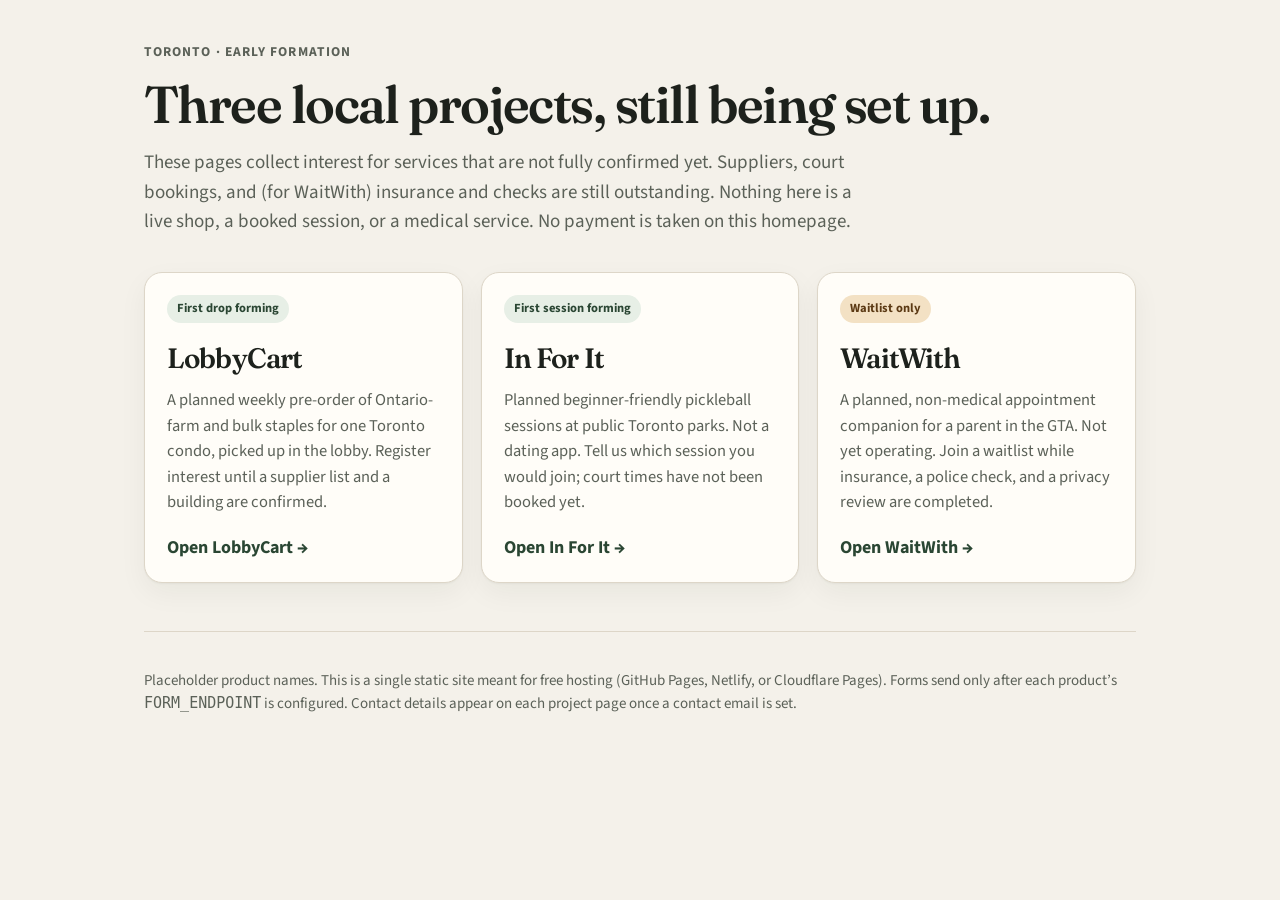
<file: index.html>
<!DOCTYPE html>
<html lang="en">
<head>
  <meta charset="UTF-8" />
  <meta name="viewport" content="width=device-width, initial-scale=1" />
  <title>Three Toronto projects in early formation</title>
  <link rel="preconnect" href="https://fonts.googleapis.com" />
  <link rel="preconnect" href="https://fonts.gstatic.com" crossorigin />
  <link href="https://fonts.googleapis.com/css2?family=Fraunces:opsz,wght@9..144,500;9..144,600;9..144,700&family=Source+Sans+3:wght@400;500;600;700&display=swap" rel="stylesheet" />
  <link rel="stylesheet" href="styles.css" />
</head>
<body>
  <div class="wrap">
    <p class="kicker">Toronto · early formation</p>
    <h1>Three local projects, still being set up.</h1>
    <p class="lede">These pages collect interest for services that are not fully confirmed yet. Suppliers, court bookings, and (for WaitWith) insurance and checks are still outstanding. Nothing here is a live shop, a booked session, or a medical service. No payment is taken on this homepage.</p>
    <div class="grid">
      <a class="card" href="lobbycart/">
        <span class="badge">First drop forming</span>
        <h2>LobbyCart</h2>
        <p>A planned weekly pre-order of Ontario-farm and bulk staples for one Toronto condo, picked up in the lobby. Register interest until a supplier list and a building are confirmed.</p>
        <span class="go">Open LobbyCart →</span>
      </a>
      <a class="card" href="in-for-it/">
        <span class="badge">First session forming</span>
        <h2>In For It</h2>
        <p>Planned beginner-friendly pickleball sessions at public Toronto parks. Not a dating app. Tell us which session you would join; court times have not been booked yet.</p>
        <span class="go">Open In For It →</span>
      </a>
      <a class="card" href="waitwith/">
        <span class="badge wait">Waitlist only</span>
        <h2>WaitWith</h2>
        <p>A planned, non-medical appointment companion for a parent in the GTA. Not yet operating. Join a waitlist while insurance, a police check, and a privacy review are completed.</p>
        <span class="go">Open WaitWith →</span>
      </a>
    </div>
    <footer>
      <p>Placeholder product names. This is a single static site meant for free hosting (GitHub Pages, Netlify, or Cloudflare Pages). Forms send only after each product’s <code>FORM_ENDPOINT</code> is configured. Contact details appear on each project page once a contact email is set.</p>
    </footer>
  </div>
</body>
</html>
</file>
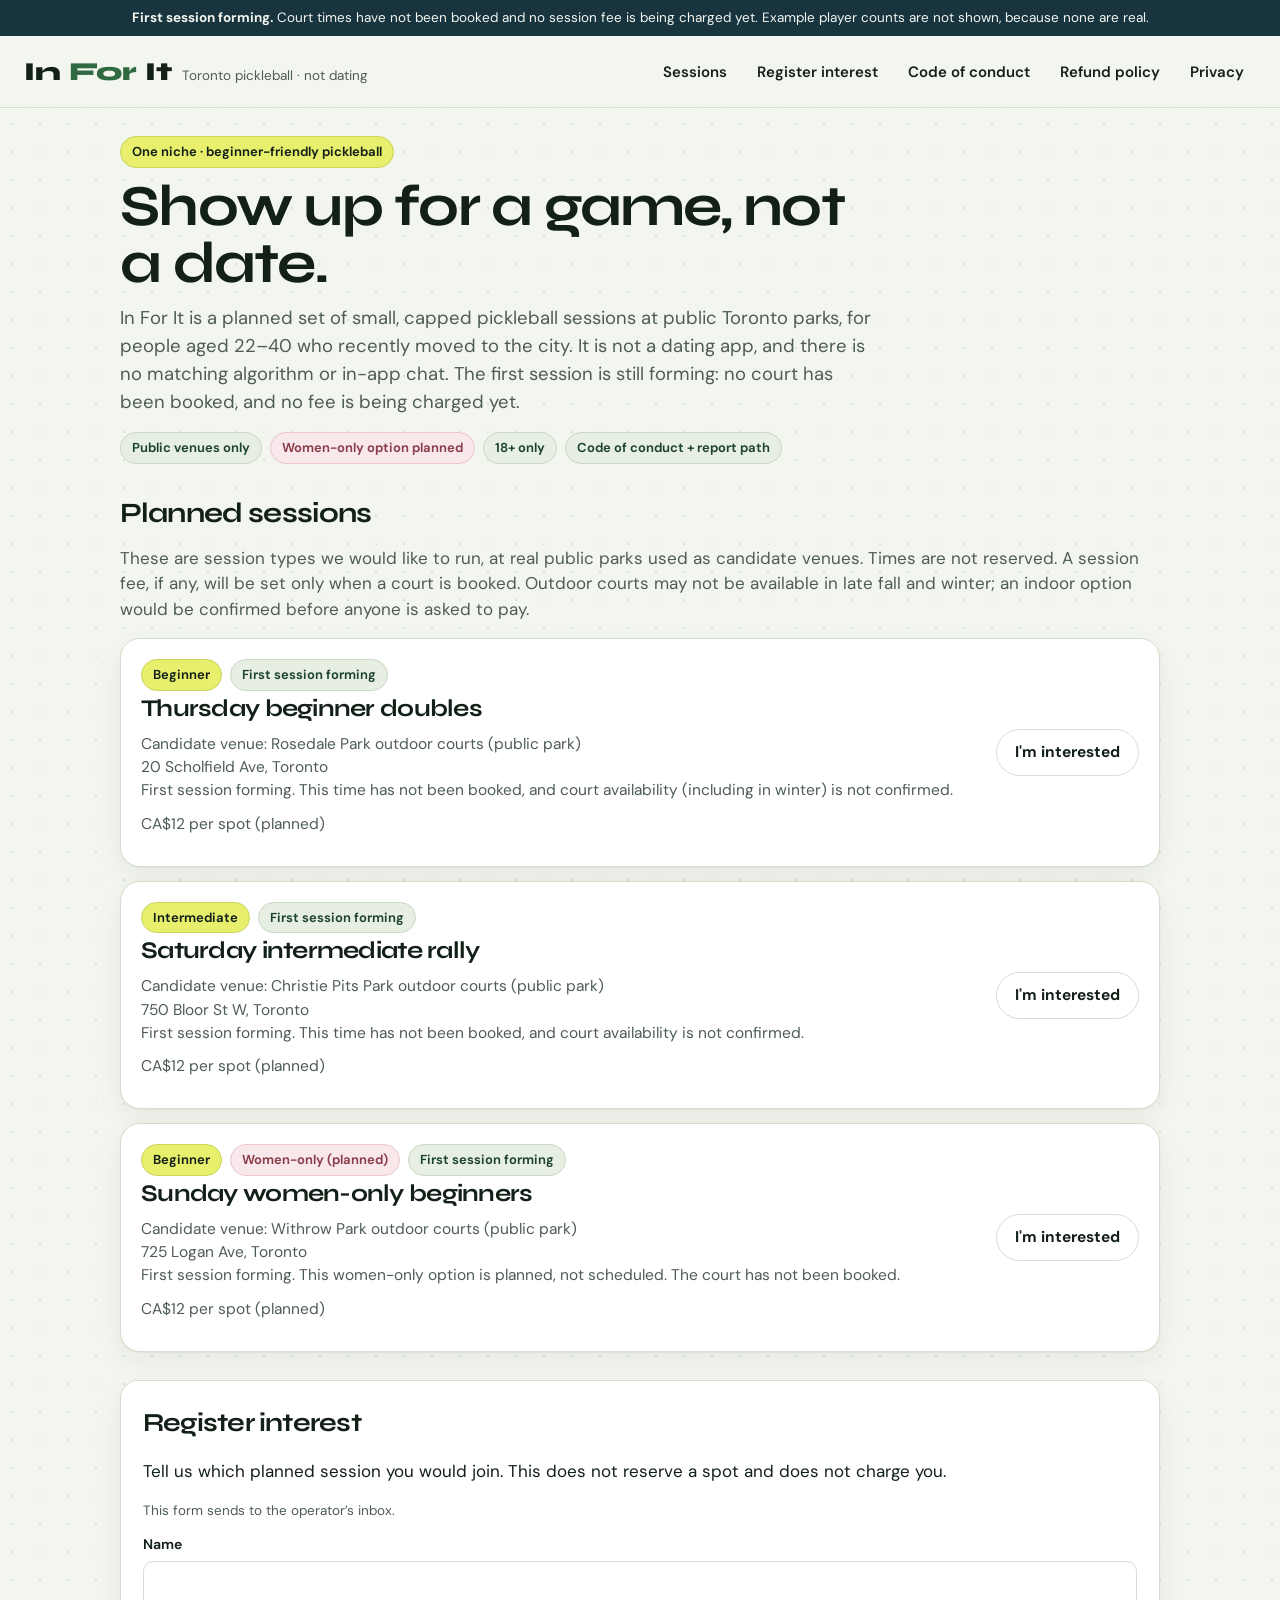
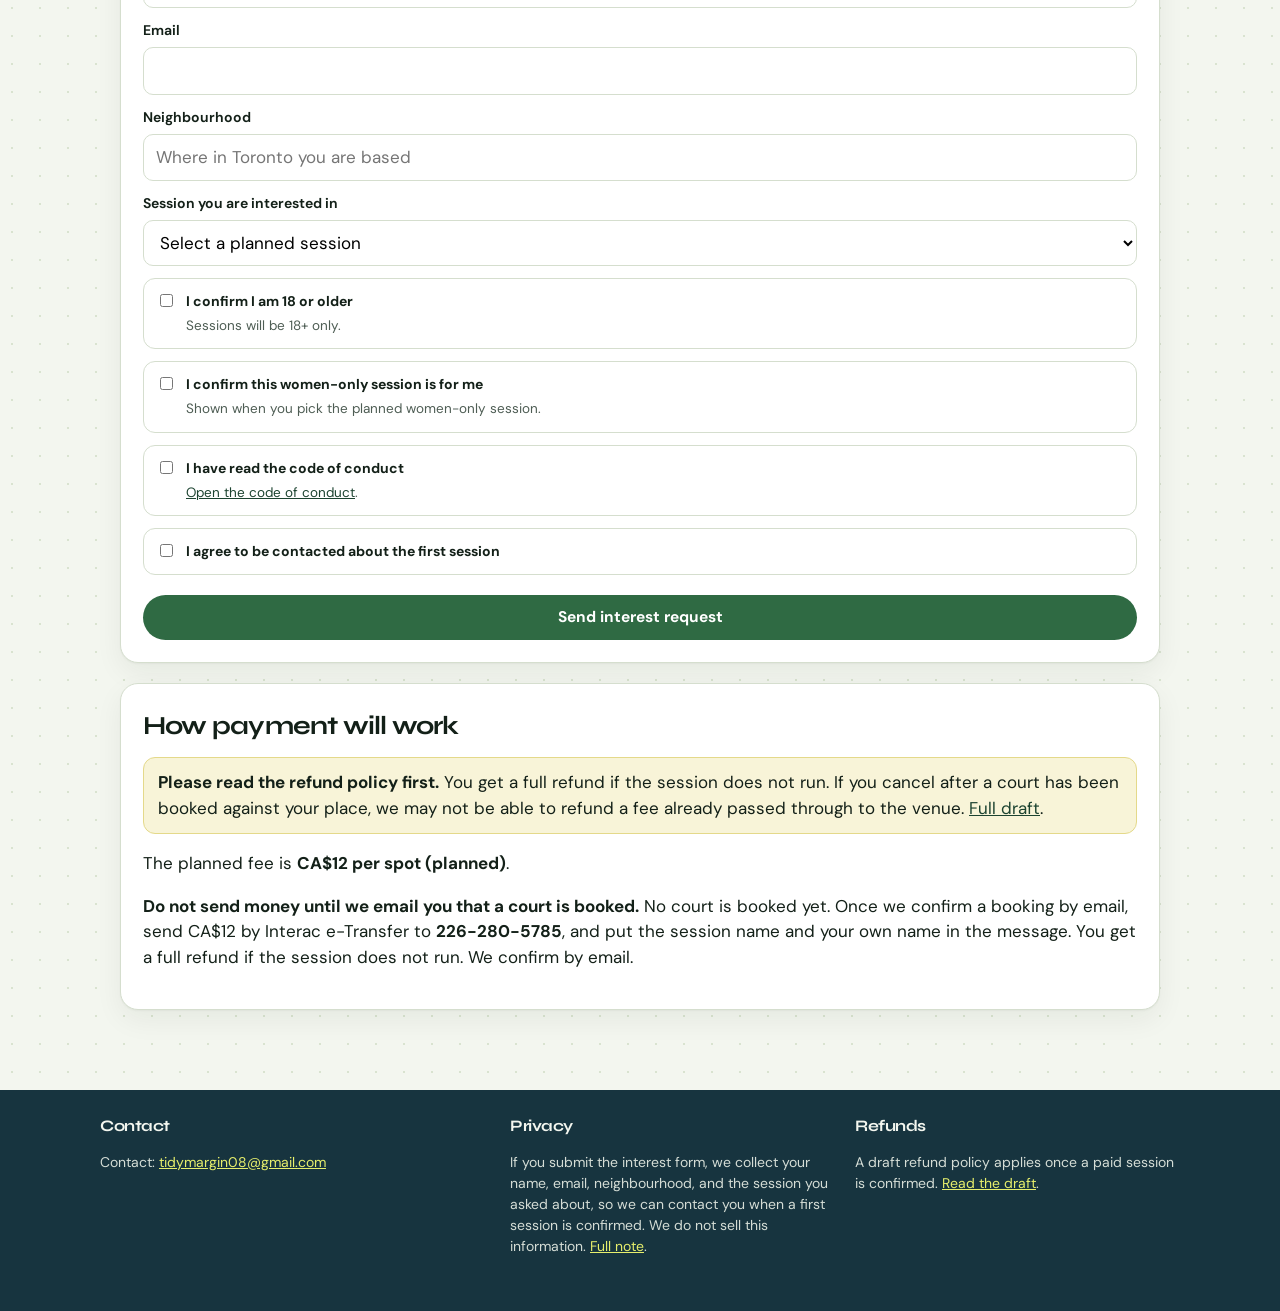
<file: in-for-it/index.html>
<!DOCTYPE html>
<html lang="en">
<head>
  <meta charset="UTF-8" />
  <meta name="viewport" content="width=device-width, initial-scale=1" />
  <title>In For It — first pickleball session forming, Toronto</title>
  <link rel="preconnect" href="https://fonts.googleapis.com" />
  <link rel="preconnect" href="https://fonts.gstatic.com" crossorigin />
  <link href="https://fonts.googleapis.com/css2?family=DM+Sans:ital,opsz,wght@0,9..40,400;0,9..40,500;0,9..40,600;0,9..40,700;1,9..40,400&family=Syne:wght@600;700;800&display=swap" rel="stylesheet" />
  <link rel="stylesheet" href="styles.css" />
</head>
<body>
  <div id="app"></div>
  <script src="app.js"></script>
</body>
</html>
</file>
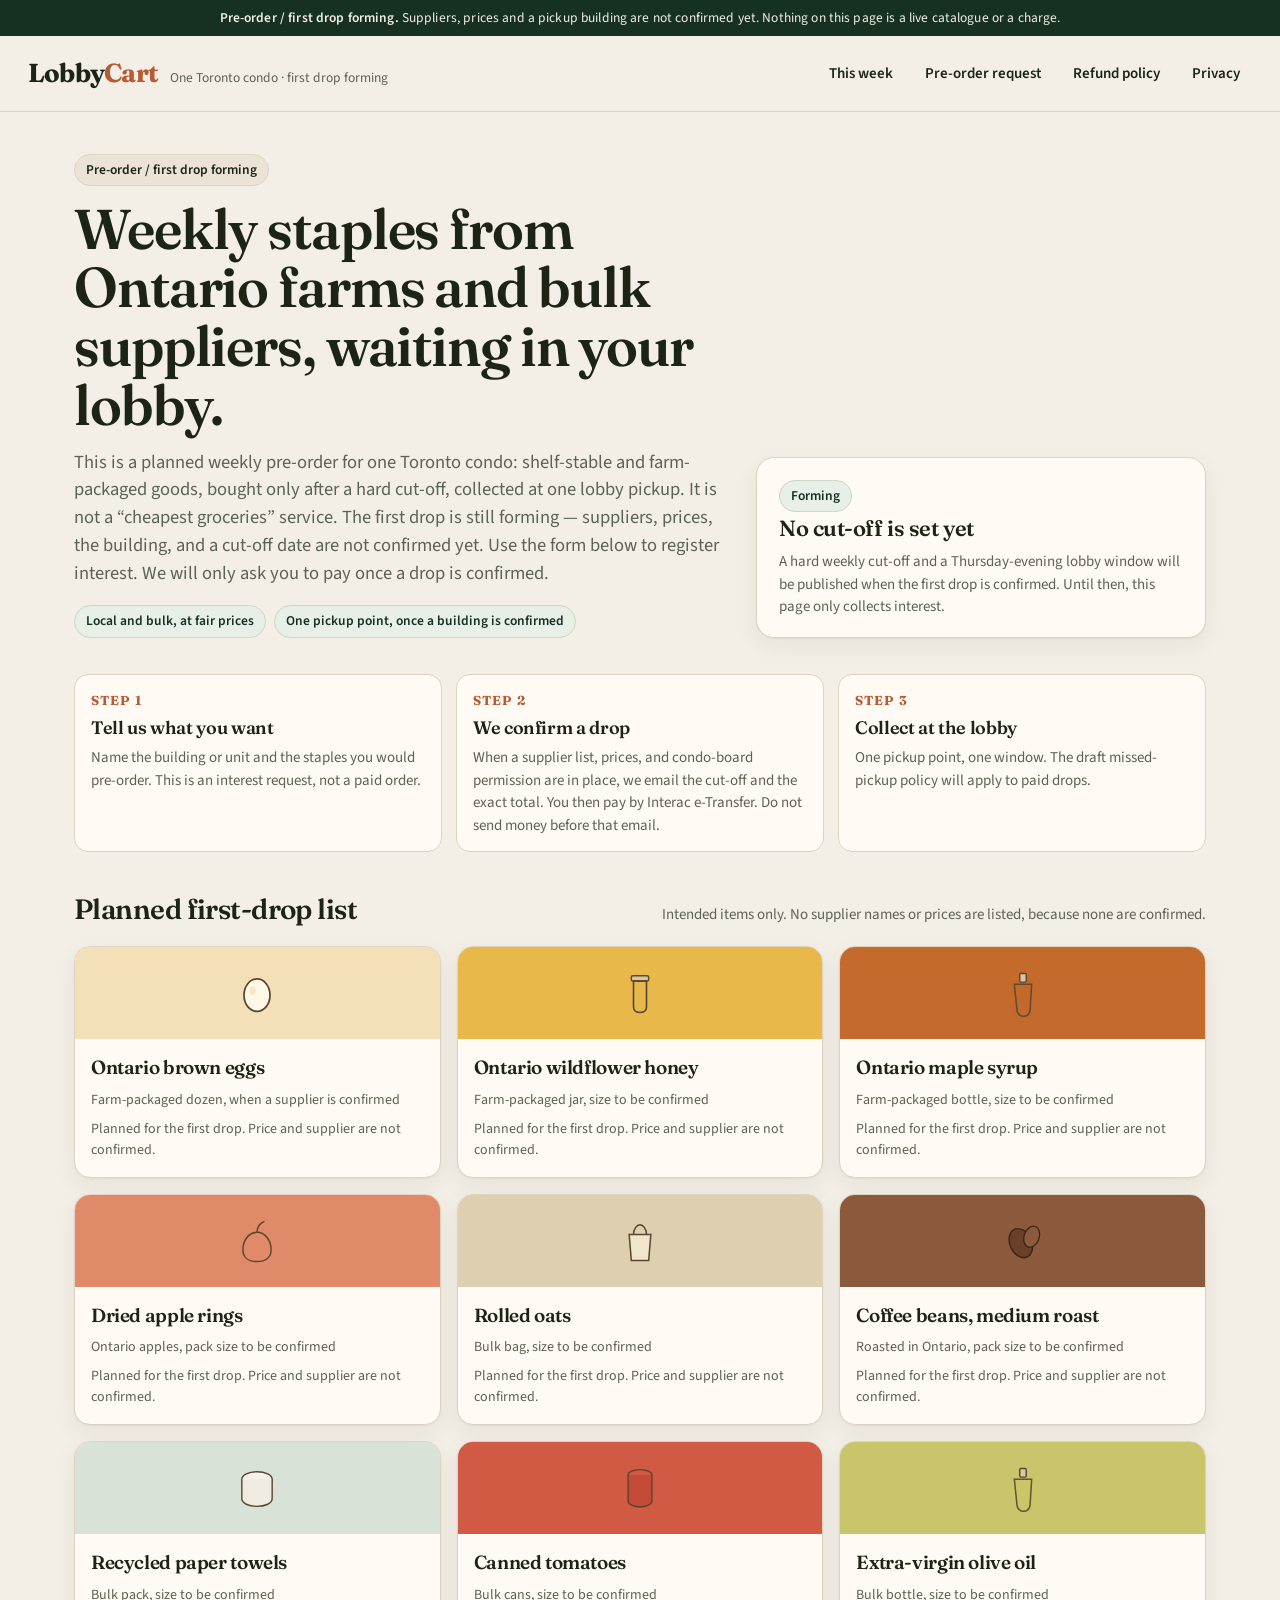
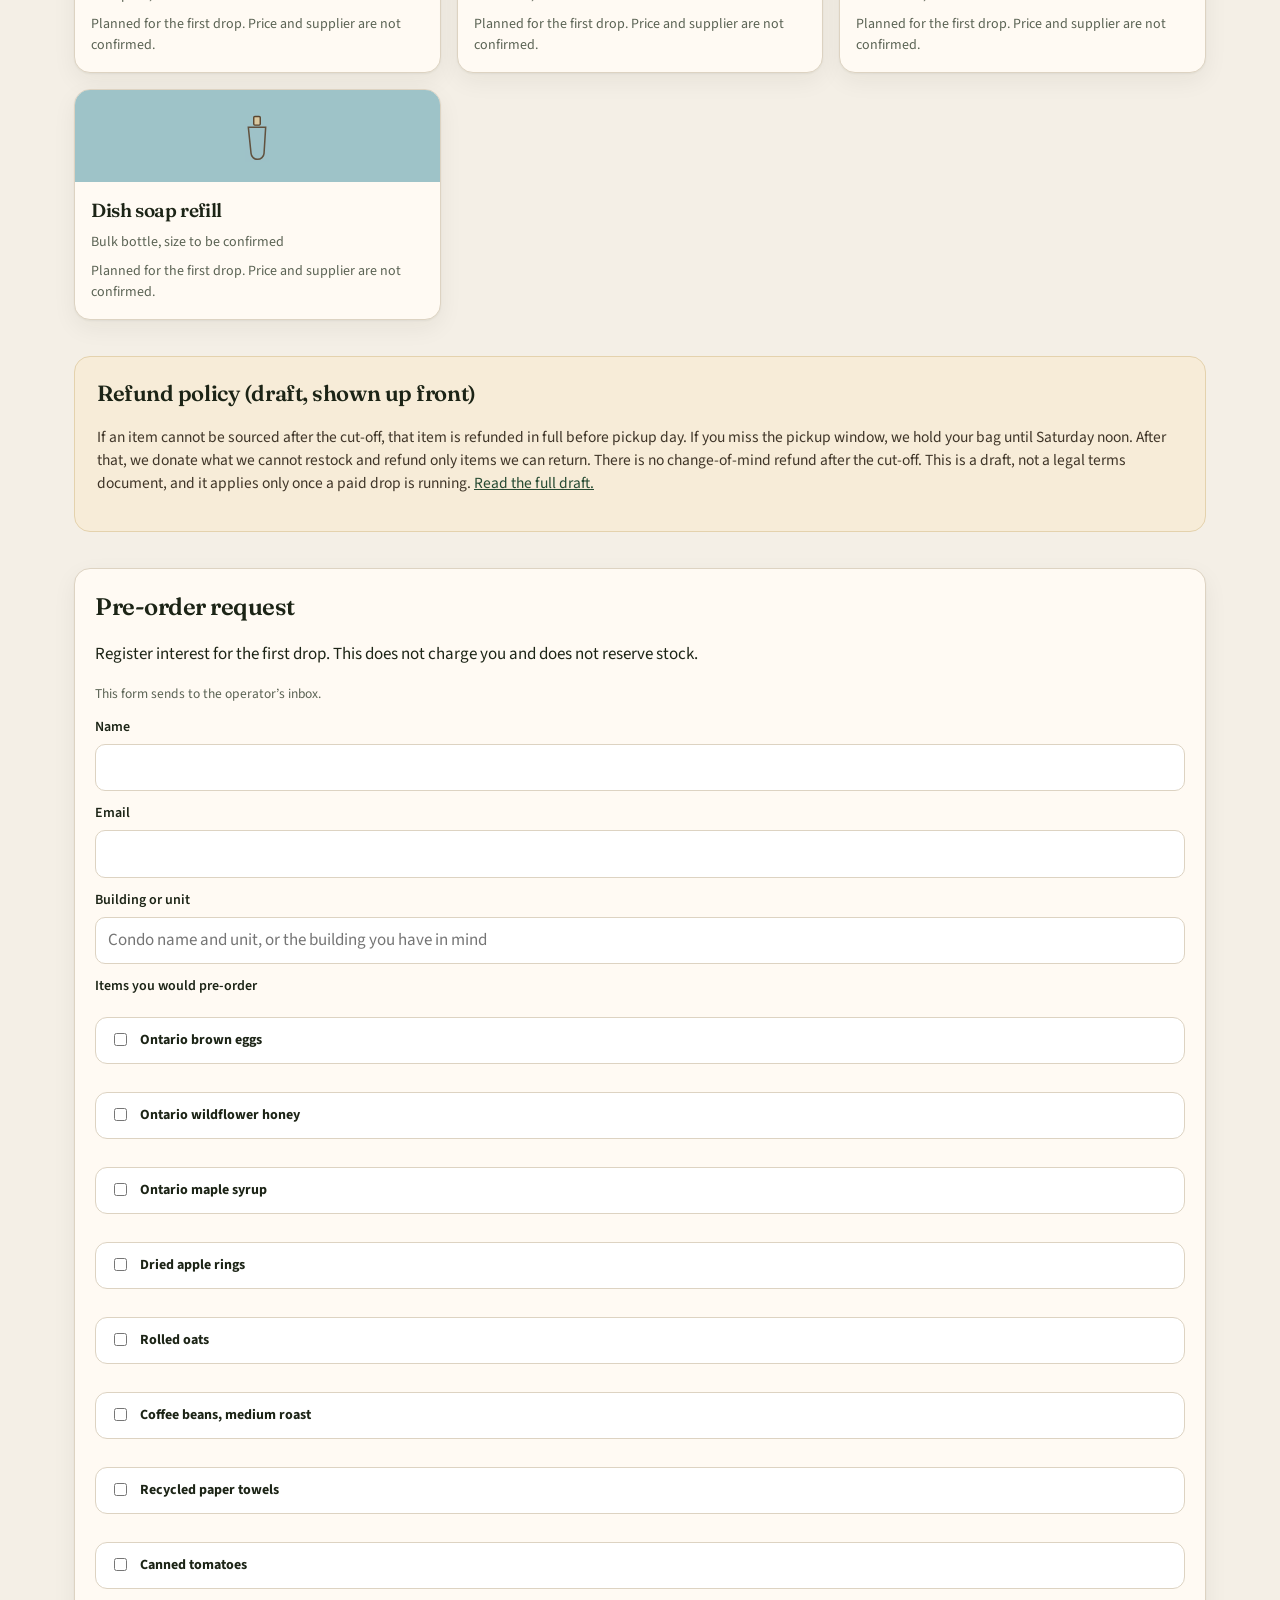
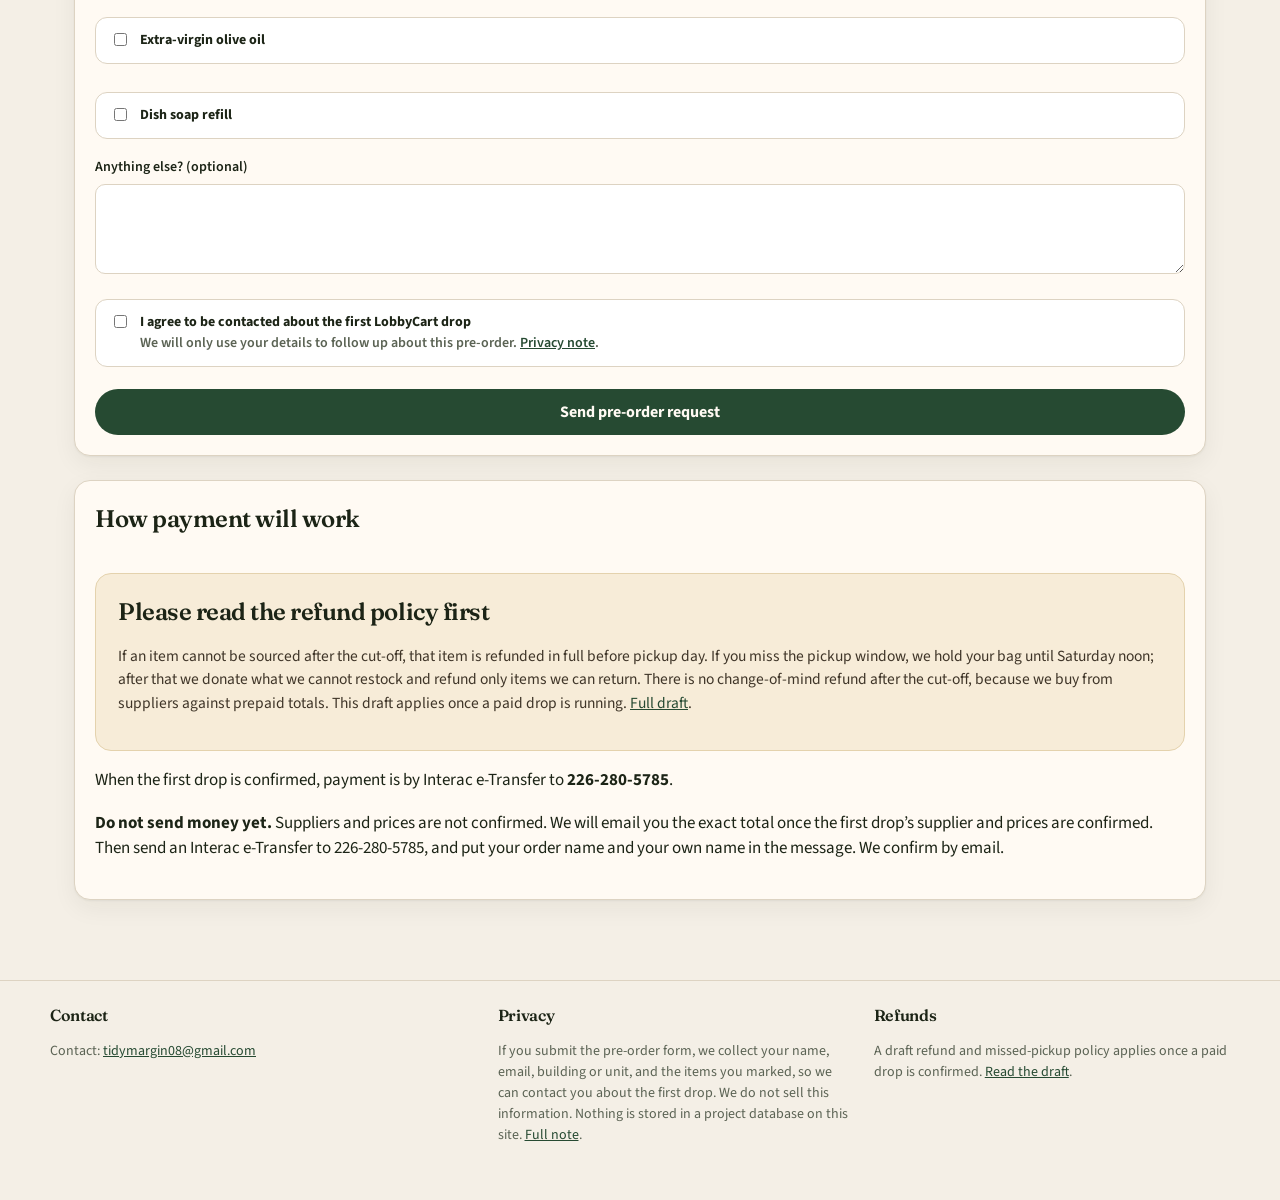
<file: lobbycart/index.html>
<!DOCTYPE html>
<html lang="en">
<head>
  <meta charset="UTF-8" />
  <meta name="viewport" content="width=device-width, initial-scale=1" />
  <title>LobbyCart — first drop forming, Toronto condo staples</title>
  <link rel="preconnect" href="https://fonts.googleapis.com" />
  <link rel="preconnect" href="https://fonts.gstatic.com" crossorigin />
  <link href="https://fonts.googleapis.com/css2?family=Fraunces:opsz,wght@9..144,500;9..144,600;9..144,700&family=Source+Sans+3:ital,wght@0,400;0,500;0,600;0,700;1,400&display=swap" rel="stylesheet" />
  <link rel="stylesheet" href="styles.css" />
</head>
<body>
  <div id="app"></div>
  <script src="app.js"></script>
</body>
</html>
</file>
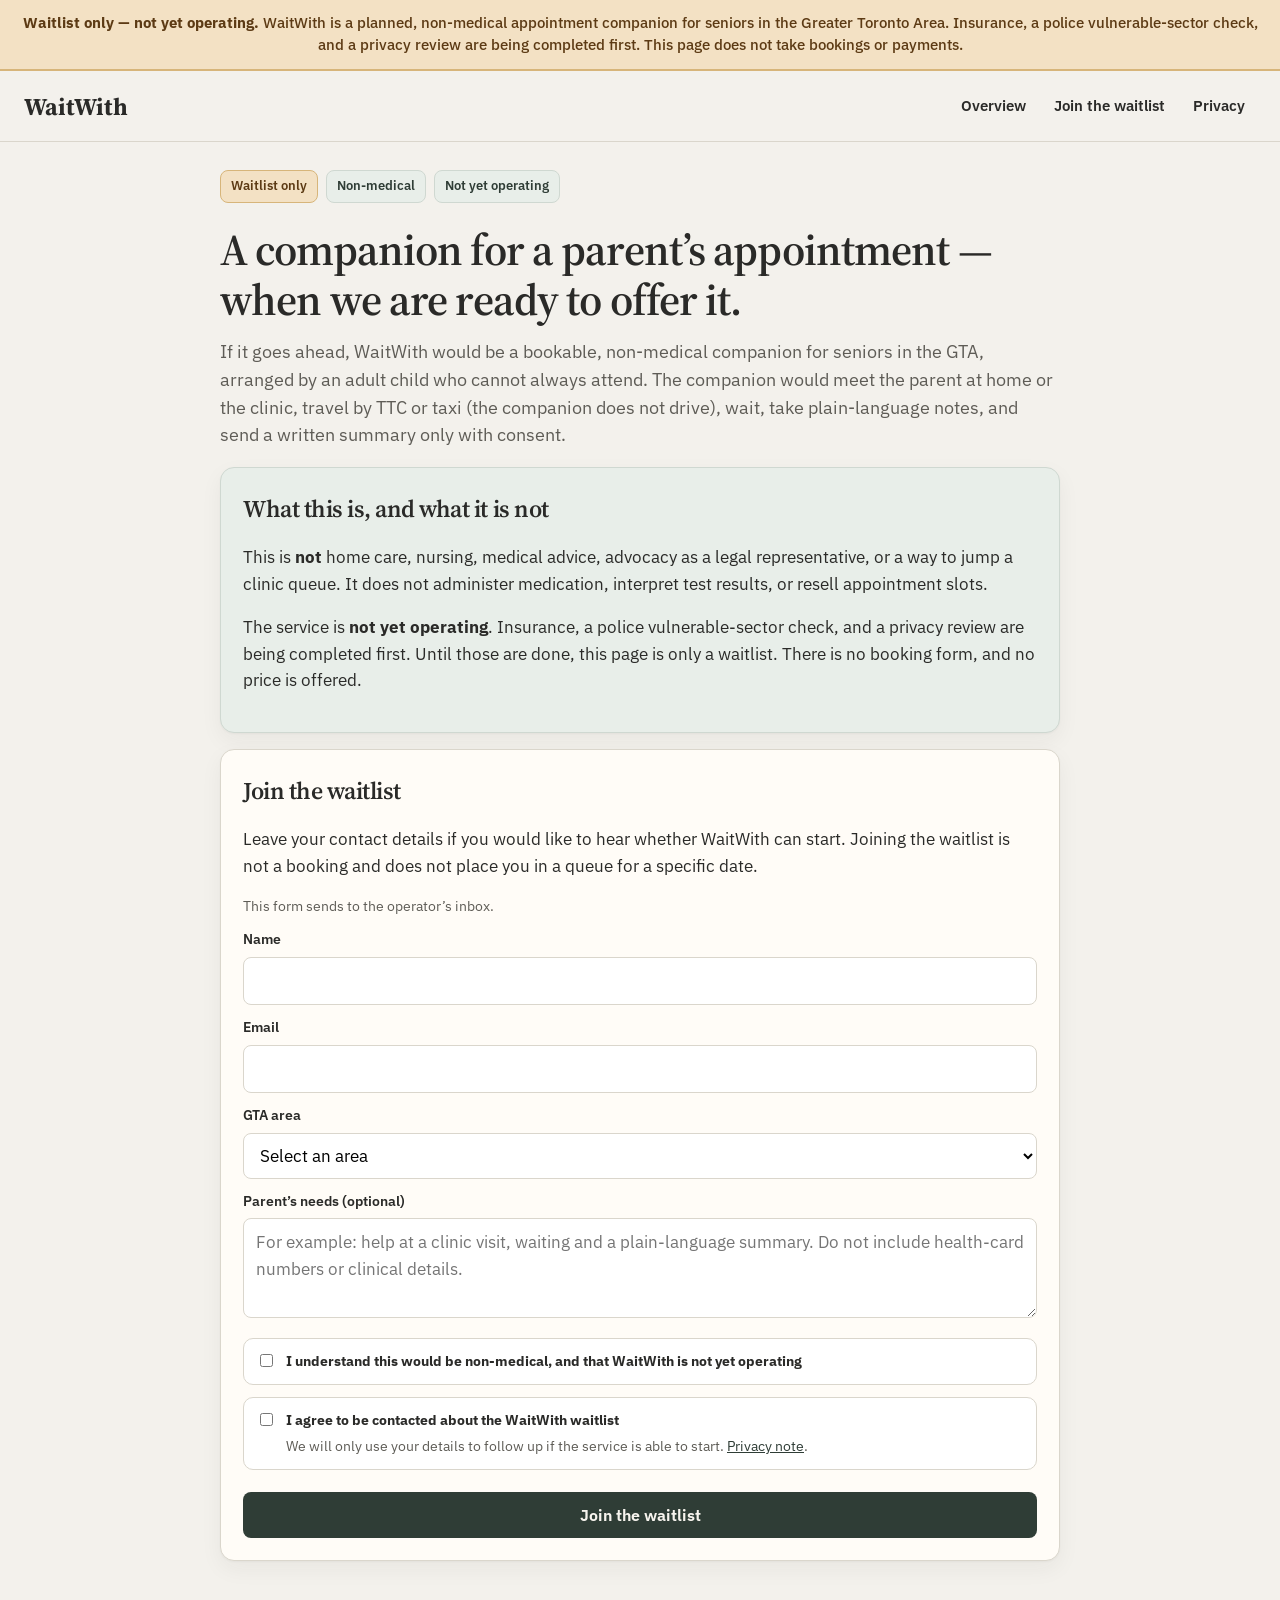
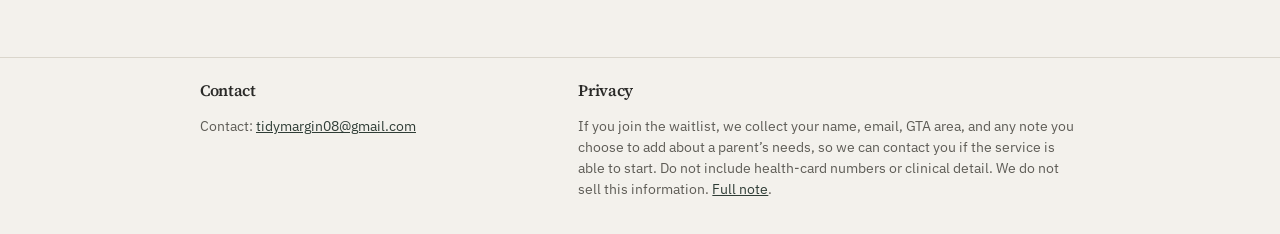
<file: waitwith/index.html>
<!DOCTYPE html>
<html lang="en">
<head>
  <meta charset="UTF-8" />
  <meta name="viewport" content="width=device-width, initial-scale=1" />
  <title>WaitWith — waitlist for a non-medical appointment companion, GTA</title>
  <link rel="preconnect" href="https://fonts.googleapis.com" />
  <link rel="preconnect" href="https://fonts.gstatic.com" crossorigin />
  <link href="https://fonts.googleapis.com/css2?family=IBM+Plex+Sans:ital,wght@0,400;0,500;0,600;1,400&family=Source+Serif+4:opsz,wght@8..60,500;8..60,600;8..60,700&display=swap" rel="stylesheet" />
  <link rel="stylesheet" href="styles.css" />
</head>
<body>
  <div id="app"></div>
  <script src="app.js"></script>
</body>
</html>
</file>
<file: styles.css>
:root {
  --bg: #f4f1ea;
  --ink: #1d211c;
  --muted: #5b6158;
  --line: #ddd6c8;
  --card: #fffdf8;
  --forest: #2a4633;
  --clay: #b85a32;
  --navy: #17343f;
  --serif: "Fraunces", "Iowan Old Style", Palatino, serif;
  --sans: "Source Sans 3", "Segoe UI", system-ui, sans-serif;
}
* { box-sizing: border-box; }
html, body { margin: 0; padding: 0; }
body {
  background: var(--bg);
  color: var(--ink);
  font-family: var(--sans);
  font-size: 18px;
  line-height: 1.55;
  min-height: 100vh;
}
h1, h2 { font-family: var(--serif); font-weight: 600; letter-spacing: -0.03em; }
a { color: var(--forest); }
.wrap { max-width: 1040px; margin: 0 auto; padding: 28px 24px 80px; }
.kicker { font-size: 13.5px; letter-spacing: 0.08em; text-transform: uppercase; color: var(--muted); font-weight: 700; }
h1 { font-size: clamp(34px, 5vw, 52px); line-height: 1.08; margin: 10px 0 16px; }
.lede { font-size: 19px; color: var(--muted); max-width: 38em; margin: 0 0 36px; }
.grid { display: grid; grid-template-columns: repeat(3, 1fr); gap: 18px; }
.card {
  background: var(--card);
  border: 1px solid var(--line);
  border-radius: 18px;
  padding: 22px 22px 20px;
  text-decoration: none;
  color: inherit;
  display: flex;
  flex-direction: column;
  min-height: 280px;
  box-shadow: 0 1px 2px rgba(29,33,28,.04), 0 10px 28px rgba(29,33,28,.05);
}
.card:hover { border-color: #c9c0ae; }
.badge {
  display: inline-block;
  align-self: flex-start;
  font-size: 12.5px;
  font-weight: 700;
  padding: 4px 10px;
  border-radius: 999px;
  background: #e7efe6;
  color: var(--forest);
  margin-bottom: 14px;
}
.badge.wait { background: #f3e1c4; color: #5c3a14; }
.card h2 { margin: 0 0 8px; font-size: 28px; }
.card p { margin: 0; color: var(--muted); flex: 1; font-size: 16.5px; }
.card .go { margin-top: 18px; font-weight: 700; color: var(--forest); }
footer {
  margin-top: 48px;
  padding-top: 22px;
  border-top: 1px solid var(--line);
  color: var(--muted);
  font-size: 15px;
}
@media (max-width: 800px) {
  .grid { grid-template-columns: 1fr; }
  .wrap { padding: 20px 16px 64px; }
}
</file>
<file: in-for-it/styles.css>
/* In For It — local demo. Court-sport energy, not a dating app. */
:root {
  --bg: #f3f6ef;
  --ink: #132018;
  --muted: #4e5d54;
  --line: #d5dece;
  --card: #ffffff;
  --court: #2f6a43;
  --court-dark: #1c4330;
  --ball: #e7ef6c;
  --navy: #17343f;
  --rose: #8a3d4a;
  --rose-soft: #f8e8eb;
  --shadow: 0 1px 2px rgba(19,32,24,.04), 0 10px 28px rgba(19,32,24,.06);
  --display: "Syne", "Trebuchet MS", "Segoe UI", sans-serif;
  --sans: "DM Sans", "Segoe UI", system-ui, sans-serif;
}
* { box-sizing: border-box; }
html, body { margin: 0; padding: 0; }
body {
  background:
    radial-gradient(circle at 12px 12px, #d9e3d0 1.2px, transparent 1.3px) 0 0 / 28px 28px,
    var(--bg);
  color: var(--ink);
  font-family: var(--sans);
  font-size: 17px;
  line-height: 1.5;
  min-height: 100vh;
}
h1, h2, h3, .display { font-family: var(--display); letter-spacing: -0.03em; font-weight: 700; }
a { color: var(--court-dark); }
button, input, select, textarea { font: inherit; }
button { cursor: pointer; }

.demo-banner {
  background: var(--navy);
  color: #f3f6ef;
  text-align: center;
  font-size: 13.5px;
  padding: 8px 16px;
}
header.app-header {
  display: flex;
  justify-content: space-between;
  align-items: center;
  gap: 16px;
  padding: 16px 24px;
  background: rgba(243,246,239,.92);
  backdrop-filter: blur(8px);
  position: sticky;
  top: 0;
  z-index: 20;
  border-bottom: 1px solid var(--line);
}
.brand { text-decoration: none; color: inherit; display: flex; align-items: baseline; gap: 10px; }
.brand strong { font-family: var(--display); font-size: 26px; font-weight: 800; white-space: nowrap; }
.brand strong em { font-style: normal; color: var(--court); }
.brand span { color: var(--muted); font-size: 13.5px; }
nav { display: flex; gap: 6px; flex-wrap: wrap; }
nav a, .text-btn {
  text-decoration: none; color: var(--ink); font-weight: 600; font-size: 15px;
  padding: 8px 12px; border-radius: 999px; border: 0; background: transparent;
}
nav a:hover { background: #e4ecdd; }
.chip-dark { background: var(--ink) !important; color: #fff !important; }

main { max-width: 1080px; margin: 0 auto; padding: 28px 20px 80px; }

.hero { max-width: 760px; margin-bottom: 28px; }
.hero h1 { font-size: clamp(34px, 6vw, 58px); line-height: 0.98; margin: 10px 0 14px; }
.lede { font-size: 18.5px; color: var(--muted); margin: 0 0 16px; }
.pills { display: flex; flex-wrap: wrap; gap: 8px; }
.pill {
  display: inline-flex; align-items: center; gap: 6px;
  border-radius: 999px; padding: 5px 11px; font-size: 13px; font-weight: 650;
  background: #e7efe3; color: var(--court-dark); border: 1px solid #c9d8c4;
}
.pill.ball { background: var(--ball); border-color: #c9d45a; color: var(--ink); }
.pill.women { background: var(--rose-soft); color: var(--rose); border-color: #ecc5cc; }
.pill.full { background: #eee; color: #555; border-color: #ddd; }
.pill.ok { background: #e7efe3; }

.sessions { display: grid; gap: 14px; }
.session {
  background: var(--card);
  border: 1px solid var(--line);
  border-radius: 20px;
  padding: 20px;
  box-shadow: var(--shadow);
  display: grid;
  grid-template-columns: 1fr auto;
  gap: 16px;
  align-items: center;
}
.session h3 { margin: 0 0 6px; font-size: 24px; }
.session .meta { color: var(--muted); margin: 0 0 10px; font-size: 15.5px; }
.spots { display: flex; gap: 5px; flex-wrap: wrap; align-items: center; }
.dot {
  width: 12px; height: 12px; border-radius: 50%;
  border: 2px solid var(--court);
  background: transparent;
}
.dot.filled { background: var(--court); }
.dot.women { border-color: var(--rose); }
.dot.women.filled { background: var(--rose); }
.spot-label { font-size: 13.5px; font-weight: 600; color: var(--muted); margin-left: 6px; }

.btn {
  display: inline-flex; align-items: center; justify-content: center;
  background: var(--court); color: #fff; border: 0; border-radius: 999px;
  padding: 11px 18px; font-weight: 700; font-size: 15.5px; text-decoration: none;
}
.btn:hover { background: var(--court-dark); }
.btn:disabled, .btn.full { background: #9aa898; color: #fff; cursor: not-allowed; }
.btn.secondary { background: transparent; color: var(--ink); border: 1.5px solid var(--line); }
.btn.secondary:hover { background: #eef3ea; }
.btn.block { width: 100%; margin-top: 14px; }
.btn.navy { background: var(--navy); }

.card {
  background: var(--card); border: 1px solid var(--line); border-radius: 18px;
  padding: 22px; box-shadow: var(--shadow);
}
.card h2 { margin: 0 0 12px; font-size: 26px; }
label { display: block; font-weight: 650; font-size: 14px; margin: 12px 0 6px; }
input[type="text"], input[type="email"], input[type="tel"], select, textarea {
  width: 100%; border: 1px solid var(--line); border-radius: 10px; padding: 10px 12px; background: #fff;
}
textarea { min-height: 90px; resize: vertical; }
.hint { color: var(--muted); font-size: 13.5px; margin: 6px 0 0; font-weight: 400; }
.check {
  display: grid; grid-template-columns: auto 1fr; gap: 10px; align-items: start;
  border: 1px solid var(--line); border-radius: 12px; padding: 12px; margin-top: 12px; background: #fff;
}
.check strong { display: block; }
.check .hint { display: block; margin-top: 4px; }
.layout-2 { display: grid; grid-template-columns: 1.1fr .9fr; gap: 20px; align-items: start; }
.flash { border-radius: 12px; padding: 12px 14px; margin: 0 0 16px; }
.flash.ok { background: #e7efe3; border: 1px solid #c9d8c4; }
.flash.warn { background: #f8f4d8; border: 1px solid #e4d98a; }
.flash.bad { background: var(--rose-soft); border: 1px solid #ecc5cc; color: var(--rose); }

table { width: 100%; border-collapse: collapse; font-size: 14.5px; background: #fff; border: 1px solid var(--line); border-radius: 12px; overflow: hidden; }
th, td { text-align: left; padding: 9px 11px; border-bottom: 1px solid var(--line); vertical-align: top; }
th { background: #eef3ea; font-size: 12px; letter-spacing: .04em; text-transform: uppercase; color: var(--muted); }
.admin-bar { display: flex; flex-wrap: wrap; gap: 8px; margin: 0 0 18px; }
.kpis { display: grid; grid-template-columns: repeat(3, 1fr); gap: 12px; margin-bottom: 20px; }
.kpi { background: var(--card); border: 1px solid var(--line); border-radius: 14px; padding: 14px; box-shadow: var(--shadow); }
.kpi .lbl { color: var(--muted); font-size: 12px; font-weight: 700; letter-spacing: .05em; text-transform: uppercase; }
.kpi .val { font-family: var(--display); font-size: 30px; margin-top: 4px; }

.coc { background: #fff; border: 1px solid var(--line); border-radius: 16px; padding: 20px; }
.coc h2 { margin-top: 0; }
footer {
  background: var(--navy); color: #d5ddd6; padding: 24px 20px 40px; font-size: 14px;
}
footer a { color: var(--ball); }
footer .inner { max-width: 1080px; margin: 0 auto; display: flex; justify-content: space-between; gap: 16px; flex-wrap: wrap; }

@media (max-width: 800px) {
  .session, .layout-2, .kpis { grid-template-columns: 1fr; }
  .brand span { display: none; }
  header.app-header { padding: 12px 14px; flex-wrap: wrap; }
  nav { width: 100%; }
}


/* Publish-ready additions */
.form-status, .notice { border-radius: 12px; padding: 12px 14px; margin: 12px 0 0; }
.form-status.warn, .notice.warn { background: #f8f4d8; border: 1px solid #e4d98a; }
.form-status.ok, .notice.ok { background: #e7efe3; border: 1px solid #c9d8c4; }
.form-status.bad { background: var(--rose-soft); border: 1px solid #ecc5cc; color: var(--rose); }
.admin-flag { background: #f8f4d8; color: #5c4a10; border-bottom: 1px solid #e4d98a; text-align: center; font-size: 14px; padding: 8px 16px; }
footer .inner { display: grid; grid-template-columns: 1.2fr 1fr 1fr; gap: 20px; align-items: start; }
footer h3 { color: #f3f6ef; font-family: var(--display); font-size: 16px; margin: 0 0 6px; }
@media (max-width: 800px) {
  footer .inner { grid-template-columns: 1fr; }
}


/* Honeypot field: hidden from visitors, present for FormSubmit. */
.hp {
  position: absolute !important;
  left: -10000px !important;
  width: 1px !important;
  height: 1px !important;
  overflow: hidden !important;
}
</file>
<file: lobbycart/styles.css>
/* LobbyCart — local demo. Warm farm-stand + condo lobby. */
:root {
  --paper: #f4efe6;
  --paper-2: #ebe4d6;
  --card: #fffaf3;
  --ink: #1c2416;
  --muted: #5b6354;
  --line: #ddd3c2;
  --forest: #264a32;
  --forest-dark: #163022;
  --forest-soft: #e7efe6;
  --clay: #b85a32;
  --clay-soft: #f8e6dc;
  --gold: #c4923a;
  --good: #2a6b3f;
  --warn: #8a4b12;
  --warn-bg: #f7ecd8;
  --shadow: 0 1px 2px rgba(28, 36, 22, 0.05), 0 8px 24px rgba(28, 36, 22, 0.06);
  --serif: "Fraunces", "Iowan Old Style", "Palatino Linotype", Palatino, serif;
  --sans: "Source Sans 3", "Source Sans Pro", "Segoe UI", system-ui, sans-serif;
}

* { box-sizing: border-box; }
html, body { margin: 0; padding: 0; }
body {
  background: var(--paper);
  color: var(--ink);
  font-family: var(--sans);
  font-size: 17px;
  line-height: 1.5;
  min-height: 100vh;
}
img, svg { display: block; max-width: 100%; }
button, input, select, textarea { font: inherit; }
button { cursor: pointer; }
a { color: var(--forest); }
h1, h2, h3, .serif { font-family: var(--serif); font-weight: 600; letter-spacing: -0.02em; }

.demo-banner {
  background: var(--forest-dark);
  color: #f4efe6;
  font-size: 13.5px;
  letter-spacing: 0.01em;
  padding: 8px 20px;
  text-align: center;
}
.demo-banner strong { font-weight: 600; }

header.app-header {
  display: flex;
  align-items: center;
  justify-content: space-between;
  gap: 16px;
  padding: 18px 28px;
  border-bottom: 1px solid var(--line);
  background: var(--paper);
  position: sticky;
  top: 0;
  z-index: 20;
}
.brand {
  display: flex;
  align-items: baseline;
  gap: 12px;
  text-decoration: none;
  color: inherit;
}
.brand-mark {
  font-family: var(--serif);
  font-weight: 700;
  font-size: 26px;
  letter-spacing: -0.03em;
  white-space: nowrap;
}
.brand-mark span { color: var(--clay); }
.brand-sub { color: var(--muted); font-size: 13.5px; }
nav.header-nav { display: flex; align-items: center; gap: 8px; flex-wrap: wrap; }
nav.header-nav a, .text-btn {
  color: var(--ink);
  text-decoration: none;
  font-weight: 600;
  font-size: 15px;
  padding: 8px 12px;
  border-radius: 999px;
  background: transparent;
  border: 0;
}
nav.header-nav a:hover, .text-btn:hover { background: var(--paper-2); }
.cart-btn {
  background: var(--forest) !important;
  color: #fffaf3 !important;
  padding: 8px 14px !important;
}
.cart-btn[data-count]::after {
  content: attr(data-count);
  margin-left: 8px;
  background: #fffaf3;
  color: var(--forest);
  border-radius: 99px;
  padding: 0 7px;
  font-size: 13px;
  font-weight: 700;
}

main { max-width: 1180px; margin: 0 auto; padding: 28px 24px 80px; }

.hero {
  display: grid;
  grid-template-columns: 1.3fr 0.9fr;
  gap: 32px;
  align-items: end;
  margin-bottom: 36px;
}
.hero h1 {
  font-size: clamp(34px, 5vw, 56px);
  line-height: 1.05;
  margin: 0 0 14px;
}
.lede { font-size: 18.5px; color: var(--muted); margin: 0 0 18px; max-width: 38em; }
.meta-row { display: flex; flex-wrap: wrap; gap: 8px; }

.pill {
  display: inline-flex;
  align-items: center;
  gap: 6px;
  border-radius: 999px;
  padding: 5px 11px;
  font-size: 13.5px;
  font-weight: 600;
  background: var(--forest-soft);
  color: var(--forest-dark);
  border: 1px solid #c9d8c8;
}
.pill.open { background: var(--forest-soft); }
.pill.closed { background: var(--clay-soft); color: #6e2e16; border-color: #efc9b6; }
.pill.neutral { background: var(--paper-2); color: var(--ink); border-color: var(--line); }

.status-card {
  background: var(--card);
  border: 1px solid var(--line);
  border-radius: 18px;
  padding: 22px 22px 18px;
  box-shadow: var(--shadow);
}
.status-card h2 { margin: 0 0 6px; font-size: 22px; }
.status-card .clock {
  font-family: var(--serif);
  font-size: 32px;
  font-variant-numeric: tabular-nums;
  margin: 8px 0 4px;
}
.status-card .clock.closed { color: var(--clay); }
.status-card p { margin: 0; color: var(--muted); font-size: 15px; }
.steps { display: grid; grid-template-columns: repeat(3, 1fr); gap: 14px; margin: 8px 0 36px; }
.step {
  background: var(--card);
  border: 1px solid var(--line);
  border-radius: 14px;
  padding: 16px 16px 14px;
}
.step .n {
  font-family: var(--serif);
  color: var(--clay);
  font-weight: 700;
  font-size: 13px;
  letter-spacing: 0.08em;
  text-transform: uppercase;
}
.step h3 { margin: 4px 0 6px; font-size: 18px; }
.step p { margin: 0; color: var(--muted); font-size: 15px; }

.section-head {
  display: flex;
  justify-content: space-between;
  align-items: baseline;
  gap: 12px;
  margin: 8px 0 16px;
}
.section-head h2 { margin: 0; font-size: 28px; }
.section-head p { margin: 0; color: var(--muted); font-size: 15px; }

.catalog {
  display: grid;
  grid-template-columns: repeat(3, 1fr);
  gap: 16px;
}
.sku {
  background: var(--card);
  border: 1px solid var(--line);
  border-radius: 16px;
  padding: 0;
  overflow: hidden;
  display: flex;
  flex-direction: column;
  box-shadow: var(--shadow);
}
.sku-art {
  height: 92px;
  display: flex;
  align-items: center;
  justify-content: center;
  position: relative;
}
.sku-art svg { width: 52px; height: 52px; }
.sku-body { padding: 14px 16px 16px; display: flex; flex-direction: column; gap: 8px; flex: 1; }
.sku-body h3 { margin: 0; font-size: 19px; }
.sku-meta { margin: 0; color: var(--muted); font-size: 14px; }
.price-row { display: flex; justify-content: space-between; align-items: center; margin-top: auto; gap: 8px; }
.price { font-weight: 700; font-size: 18px; }
.price small { font-weight: 500; color: var(--muted); font-size: 13px; }
.qty {
  display: inline-flex;
  align-items: center;
  border: 1px solid var(--line);
  border-radius: 999px;
  overflow: hidden;
  background: #fff;
}
.qty button {
  width: 32px; height: 32px;
  border: 0; background: transparent;
  font-weight: 700; color: var(--forest);
}
.qty button:disabled { color: #bbb; cursor: not-allowed; }
.qty span { min-width: 22px; text-align: center; font-weight: 600; font-size: 15px; }

.policy {
  margin-top: 36px;
  background: var(--warn-bg);
  border: 1px solid #e4d2ad;
  border-radius: 16px;
  padding: 20px 22px;
}
.policy h2 { margin: 0 0 8px; font-size: 22px; }
.policy p, .policy li { color: #3f3528; font-size: 15.5px; }
.policy ul { margin: 8px 0 0; padding-left: 18px; }

.layout-2 {
  display: grid;
  grid-template-columns: 1.15fr 0.85fr;
  gap: 28px;
  align-items: start;
}
.card {
  background: var(--card);
  border: 1px solid var(--line);
  border-radius: 16px;
  padding: 20px;
  box-shadow: var(--shadow);
}
.card h2 { margin: 0 0 12px; font-size: 24px; }
label { display: block; font-weight: 600; font-size: 14px; margin: 12px 0 6px; }
input[type="text"], input[type="email"], input[type="tel"], input[type="number"], input[type="date"], input[type="time"], input[type="password"], select, textarea {
  width: 100%;
  border: 1px solid var(--line);
  background: #fff;
  border-radius: 10px;
  padding: 10px 12px;
  color: var(--ink);
}
textarea { min-height: 90px; resize: vertical; }
.hint { color: var(--muted); font-size: 13.5px; margin: 6px 0 0; font-weight: 400; }
.pay-options { display: grid; gap: 10px; margin-top: 8px; }
.pay-option {
  border: 1.5px solid var(--line);
  border-radius: 12px;
  padding: 12px 14px;
  background: #fff;
  display: grid;
  grid-template-columns: auto 1fr;
  gap: 10px;
  align-items: start;
  cursor: pointer;
}
.pay-option.selected { border-color: var(--forest); background: var(--forest-soft); }
.pay-option strong { display: block; }
.pay-option span { color: var(--muted); font-size: 14px; }
.btn {
  display: inline-flex;
  align-items: center;
  justify-content: center;
  gap: 8px;
  background: var(--forest);
  color: #fffaf3;
  border: 0;
  border-radius: 999px;
  padding: 11px 18px;
  font-weight: 700;
  font-size: 16px;
}
.btn:hover { background: var(--forest-dark); }
.btn:disabled { background: #9aa392; cursor: not-allowed; }
.btn.secondary { background: transparent; color: var(--ink); border: 1.5px solid var(--line); }
.btn.secondary:hover { background: var(--paper-2); }
.btn.danger { background: var(--clay); }
.btn.block { width: 100%; margin-top: 16px; }
.line-list { list-style: none; margin: 0; padding: 0; }
.line-list li {
  display: flex;
  justify-content: space-between;
  gap: 12px;
  padding: 8px 0;
  border-bottom: 1px solid var(--line);
  font-size: 15.5px;
}
.total { display: flex; justify-content: space-between; font-weight: 700; font-size: 18px; margin-top: 10px; }

.flash {
  background: #e7efe6;
  border: 1px solid #c9d8c8;
  color: var(--forest-dark);
  padding: 12px 14px;
  border-radius: 12px;
  margin-bottom: 16px;
}
.flash.warn { background: var(--warn-bg); border-color: #e4d2ad; color: var(--warn); }
.flash.bad { background: #f8e6dc; border-color: #efc9b6; color: #6e2e16; }

table {
  width: 100%;
  border-collapse: collapse;
  font-size: 14.5px;
  background: var(--card);
  border: 1px solid var(--line);
  border-radius: 12px;
  overflow: hidden;
}
th, td { text-align: left; padding: 9px 11px; border-bottom: 1px solid var(--line); vertical-align: top; }
th { background: var(--paper-2); font-size: 12.5px; letter-spacing: 0.04em; text-transform: uppercase; color: var(--muted); }
.admin-bar { display: flex; flex-wrap: wrap; gap: 8px; margin: 0 0 20px; }
.kpis { display: grid; grid-template-columns: repeat(4, 1fr); gap: 12px; margin-bottom: 22px; }
.kpi { background: var(--card); border: 1px solid var(--line); border-radius: 14px; padding: 14px; }
.kpi .lbl { color: var(--muted); font-size: 12.5px; text-transform: uppercase; letter-spacing: 0.05em; font-weight: 600; }
.kpi .val { font-family: var(--serif); font-size: 28px; margin-top: 4px; }
.admin-note { color: var(--muted); font-size: 14px; margin: 0 0 16px; }

footer {
  border-top: 1px solid var(--line);
  padding: 22px 28px 40px;
  color: var(--muted);
  font-size: 14px;
}
footer .inner { max-width: 1180px; margin: 0 auto; display: flex; justify-content: space-between; gap: 16px; flex-wrap: wrap; }

.empty { color: var(--muted); padding: 20px 0; }

@media (max-width: 900px) {
  .hero, .layout-2, .steps, .catalog, .kpis { grid-template-columns: 1fr; }
  .catalog { grid-template-columns: repeat(2, 1fr); }
  header.app-header { padding: 14px 16px; flex-wrap: wrap; }
  nav.header-nav { width: 100%; }
  main { padding: 20px 16px 64px; }
  .brand-sub { display: none; }
}
@media (max-width: 560px) {
  .catalog { grid-template-columns: 1fr; }
  .hero h1 { font-size: 34px; }
}


/* Publish-ready additions */
.form-status, .notice {
  border-radius: 12px;
  padding: 12px 14px;
  margin: 12px 0 0;
}
.form-status.warn, .notice.warn { background: var(--warn-bg); border: 1px solid #e4d2ad; color: var(--warn); }
.form-status.ok, .notice.ok { background: #e7efe6; border: 1px solid #c9d8c8; color: var(--forest-dark); }
.form-status.bad { background: #f8e6dc; border: 1px solid #efc9b6; color: #6e2e16; }
.planned-note { color: var(--muted); font-size: 14px; margin: 0; }
.sku .price { display: none; }
.footer-block { max-width: 36em; }
.footer-block h3 { font-family: var(--serif); font-size: 16px; margin: 0 0 6px; color: var(--ink); }
footer .inner { display: grid; grid-template-columns: 1.2fr 1fr 1fr; gap: 20px; align-items: start; }
@media (max-width: 800px) {
  footer .inner { grid-template-columns: 1fr; }
}
.admin-flag {
  background: #f7ecd8;
  color: #8a4b12;
  border-bottom: 1px solid #e4d2ad;
  text-align: center;
  font-size: 14px;
  padding: 8px 16px;
}


/* Honeypot field: hidden from visitors, present for FormSubmit. */
.hp {
  position: absolute !important;
  left: -10000px !important;
  width: 1px !important;
  height: 1px !important;
  overflow: hidden !important;
}
</file>
<file: waitwith/styles.css>
/* WaitWith — waitlist only. Calm, cautious, not yet operating. */
:root {
  --bg: #f3f1ec;
  --ink: #2a2a28;
  --muted: #5e5c56;
  --line: #dad6cc;
  --card: #fffcf7;
  --sage: #4f6156;
  --sage-dark: #2f3d36;
  --banner: #5c3a14;
  --banner-bg: #f3e1c4;
  --banner-line: #d7b57a;
  --soft: #e8eee9;
  --shadow: 0 1px 2px rgba(42,42,40,.04), 0 8px 22px rgba(42,42,40,.05);
  --serif: "Source Serif 4", "Iowan Old Style", Palatino, serif;
  --sans: "IBM Plex Sans", "Segoe UI", system-ui, sans-serif;
}
* { box-sizing: border-box; }
html, body { margin: 0; padding: 0; }
body {
  background: var(--bg);
  color: var(--ink);
  font-family: var(--sans);
  font-size: 17px;
  line-height: 1.55;
  min-height: 100vh;
}
h1, h2, h3 { font-family: var(--serif); font-weight: 600; letter-spacing: -0.02em; }
a { color: var(--sage-dark); }
button, input, select, textarea { font: inherit; }
button { cursor: pointer; }

.rename-banner {
  background: var(--banner-bg);
  color: var(--banner);
  border-bottom: 2px solid var(--banner-line);
  padding: 12px 20px;
  text-align: center;
  font-size: 14.5px;
  font-weight: 500;
}
.rename-banner strong { font-weight: 700; }

header.app-header {
  display: flex; justify-content: space-between; align-items: center; gap: 16px;
  padding: 16px 24px; border-bottom: 1px solid var(--line); background: var(--bg);
  position: sticky; top: 0; z-index: 20;
}
.brand { text-decoration: none; color: inherit; }
.brand strong { font-family: var(--serif); font-size: 24px; white-space: nowrap; }
.brand strong em { font-style: normal; font-weight: 500; color: var(--muted); font-size: 13px; margin-left: 8px; font-family: var(--sans); }
nav { display: flex; gap: 6px; flex-wrap: wrap; }
nav a { text-decoration: none; color: var(--ink); font-weight: 600; font-size: 14.5px; padding: 8px 11px; border-radius: 8px; }
nav a:hover { background: var(--soft); }

main { max-width: 880px; margin: 0 auto; padding: 28px 20px 80px; }
.hero h1 { font-size: clamp(30px, 5vw, 44px); line-height: 1.15; margin: 0 0 12px; }
.lede { color: var(--muted); font-size: 18px; margin: 0 0 18px; }
.flags { display: flex; flex-wrap: wrap; gap: 8px; margin-bottom: 22px; }
.flag {
  border-radius: 8px; padding: 5px 10px; font-size: 13px; font-weight: 600;
  background: var(--soft); color: var(--sage-dark); border: 1px solid #cfd8d1;
}
.flag.warn { background: var(--banner-bg); color: var(--banner); border-color: var(--banner-line); }

.card {
  background: var(--card); border: 1px solid var(--line); border-radius: 14px;
  padding: 22px; box-shadow: var(--shadow); margin-bottom: 16px;
}
.card h2 { margin: 0 0 10px; font-size: 24px; }
.scope { background: var(--soft); border: 1px solid #cfd8d1; }
label { display: block; font-weight: 600; font-size: 14px; margin: 12px 0 6px; }
input[type="text"], input[type="email"], input[type="tel"], input[type="date"], input[type="time"], select, textarea {
  width: 100%; border: 1px solid var(--line); border-radius: 8px; padding: 10px 12px; background: #fff;
}
textarea { min-height: 100px; resize: vertical; }
.hint { color: var(--muted); font-size: 13.5px; margin: 6px 0 0; font-weight: 400; }
.check {
  display: grid; grid-template-columns: auto 1fr; gap: 10px; align-items: start;
  border: 1px solid var(--line); border-radius: 10px; padding: 12px; margin-top: 12px; background: #fff;
}
.check strong { display: block; }
.check .hint { display: block; margin-top: 4px; }
.btn {
  display: inline-flex; align-items: center; justify-content: center;
  background: var(--sage-dark); color: #f7f4ee; border: 0; border-radius: 8px;
  padding: 11px 16px; font-weight: 650; font-size: 15.5px; text-decoration: none;
}
.btn:hover { background: #24312c; }
.btn:disabled { background: #9aa39c; cursor: not-allowed; }
.btn.secondary { background: transparent; color: var(--ink); border: 1px solid var(--line); }
.btn.secondary:hover { background: var(--soft); }
.btn.block { width: 100%; margin-top: 16px; }
.flash { border-radius: 10px; padding: 12px 14px; margin: 0 0 16px; }
.flash.ok { background: var(--soft); border: 1px solid #cfd8d1; }
.flash.warn { background: var(--banner-bg); border: 1px solid var(--banner-line); color: var(--banner); }
.flash.bad { background: #f6e4e1; border: 1px solid #e3c0ba; }

.visit-list { display: grid; gap: 10px; }
.visit-row {
  display: grid; grid-template-columns: 1fr auto; gap: 12px; align-items: center;
  border: 1px solid var(--line); border-radius: 12px; padding: 14px 16px; background: var(--card);
}
.visit-row h3 { margin: 0 0 4px; font-size: 18px; }
.visit-row p { margin: 0; color: var(--muted); font-size: 14.5px; }
.summary {
  white-space: pre-wrap; background: #fff; border: 1px solid var(--line);
  border-radius: 10px; padding: 16px; font-size: 16px;
}
.kpis { display: grid; grid-template-columns: repeat(3, 1fr); gap: 10px; margin-bottom: 16px; }
.kpi { background: var(--card); border: 1px solid var(--line); border-radius: 12px; padding: 12px; }
.kpi .lbl { font-size: 12px; color: var(--muted); text-transform: uppercase; letter-spacing: .04em; font-weight: 650; }
.kpi .val { font-family: var(--serif); font-size: 26px; }
.admin-bar { display: flex; flex-wrap: wrap; gap: 8px; margin-bottom: 16px; }
table { width: 100%; border-collapse: collapse; font-size: 14.5px; background: var(--card); border: 1px solid var(--line); }
th, td { text-align: left; padding: 9px 10px; border-bottom: 1px solid var(--line); vertical-align: top; }
th { background: var(--soft); font-size: 12px; text-transform: uppercase; letter-spacing: .04em; color: var(--muted); }

footer { border-top: 1px solid var(--line); padding: 20px; color: var(--muted); font-size: 13.5px; text-align: center; }

@media (max-width: 700px) {
  .visit-row, .kpis { grid-template-columns: 1fr; }
  .brand strong em { display: none; }
  header.app-header { flex-wrap: wrap; padding: 12px 16px; }
  nav { width: 100%; }
}


/* Publish-ready additions */
.form-status, .notice { border-radius: 10px; padding: 12px 14px; margin: 12px 0 0; }
.form-status.warn, .notice.warn { background: var(--banner-bg); border: 1px solid var(--banner-line); color: var(--banner); }
.form-status.ok, .notice.ok { background: var(--soft); border: 1px solid #cfd8d1; }
.form-status.bad { background: #f6e4e1; border: 1px solid #e3c0ba; }
.admin-flag { background: var(--banner-bg); color: var(--banner); border-bottom: 1px solid var(--banner-line); text-align: center; font-size: 14px; padding: 8px 16px; }
footer { text-align: left; }
footer .inner { max-width: 880px; margin: 0 auto; display: grid; grid-template-columns: 1fr 1.4fr; gap: 20px; }
footer h3 { font-family: var(--serif); font-size: 16px; margin: 0 0 6px; color: var(--ink); }
@media (max-width: 700px) {
  footer .inner { grid-template-columns: 1fr; }
}


/* Honeypot field: hidden from visitors, present for FormSubmit. */
.hp {
  position: absolute !important;
  left: -10000px !important;
  width: 1px !important;
  height: 1px !important;
  overflow: hidden !important;
}
</file>
